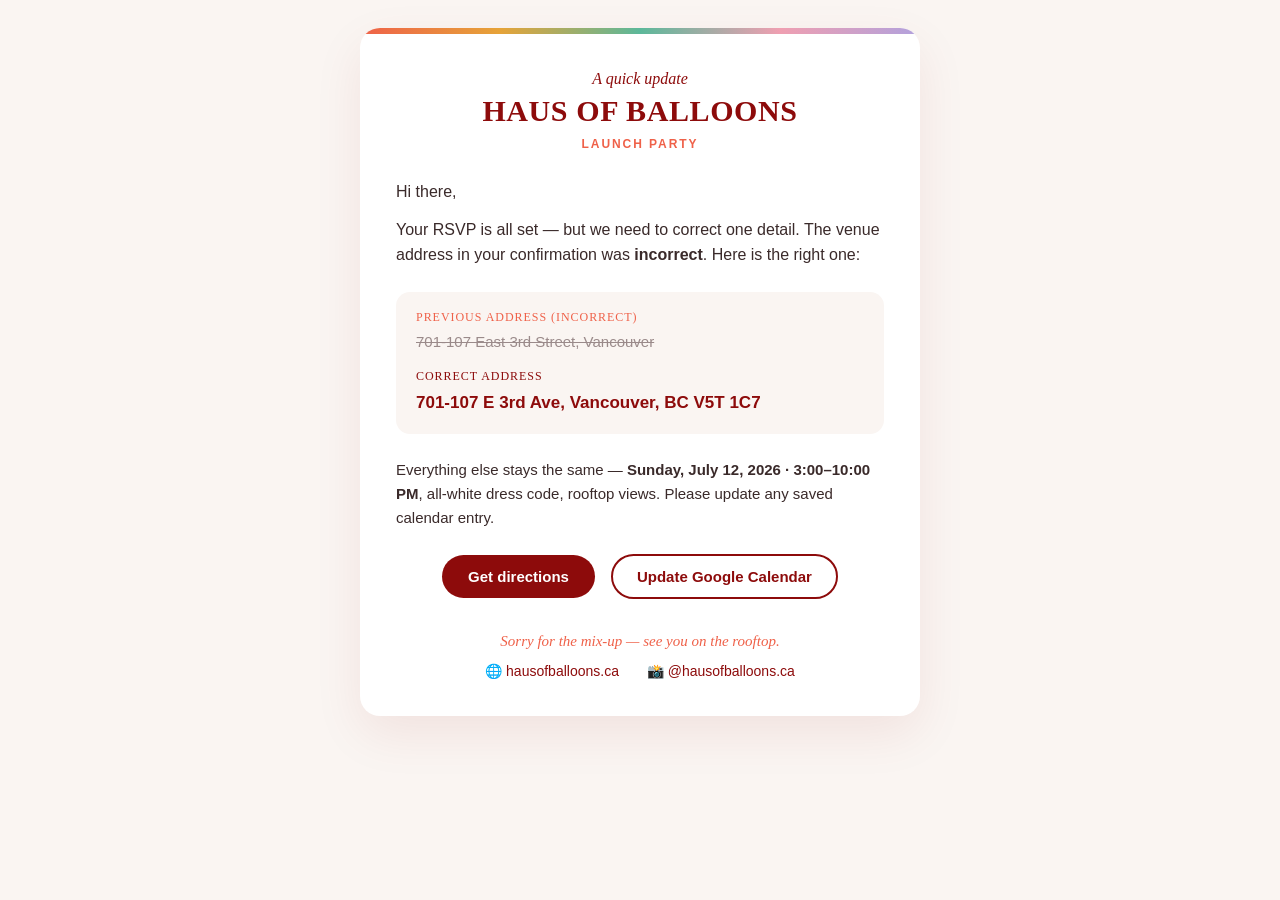
<file: address-update-email/index.html>
<!doctype html>
<html lang="en">
<head><meta charset="utf-8"><meta name="viewport" content="width=device-width,initial-scale=1"><title>Updated address — Haus of Balloons Launch Party</title></head>
<body style="margin:0;padding:0;background:#faf5f2;">
  <table role="presentation" width="100%" cellpadding="0" cellspacing="0" style="background:#faf5f2;padding:28px 12px;">
    <tr><td align="center">
      <table role="presentation" width="100%" cellpadding="0" cellspacing="0" style="max-width:560px;background:#ffffff;border-radius:20px;overflow:hidden;box-shadow:0 18px 50px rgba(141,11,11,.08);">
        <tr><td style="height:6px;background:linear-gradient(90deg,#ef6149,#e6a338,#5cb89a,#ef9fb1,#b1a1dd);"></td></tr>
        <tr><td style="padding:36px 36px 8px;text-align:center;">
          <p style="margin:0 0 6px;font-family:Georgia,'Times New Roman',serif;font-style:italic;color:#8d0b0b;font-size:16px;">A quick update</p>
          <h1 style="margin:0;font-family:Georgia,'Times New Roman',serif;color:#8d0b0b;font-size:30px;line-height:1.1;letter-spacing:.02em;">HAUS OF BALLOONS</h1>
          <p style="margin:10px 0 0;font-family:Helvetica,Arial,sans-serif;color:#ef6149;font-size:12px;font-weight:bold;letter-spacing:.16em;text-transform:uppercase;">Launch Party</p>
        </td></tr>
        <tr><td style="padding:20px 36px 4px;">
          <p style="margin:0 0 12px;font-family:Helvetica,Arial,sans-serif;color:#3a2a2a;font-size:16px;line-height:1.6;">Hi there,</p>
          <p style="margin:0 0 8px;font-family:Helvetica,Arial,sans-serif;color:#3a2a2a;font-size:16px;line-height:1.6;">Your RSVP is all set — but we need to correct one detail. The venue address in your confirmation was <strong>incorrect</strong>. Here is the right one:</p>
        </td></tr>
        <tr><td style="padding:12px 36px 8px;">
          <table role="presentation" width="100%" cellpadding="0" cellspacing="0" style="background:#faf5f2;border-radius:14px;">
            <tr><td style="padding:18px 20px;">
              <p style="margin:0 0 6px;font-family:Georgia,'Times New Roman',serif;color:#ef6149;font-size:12px;letter-spacing:.08em;text-transform:uppercase;">Previous address (incorrect)</p>
              <p style="margin:0 0 16px;font-family:Helvetica,Arial,sans-serif;color:#9a8a8a;font-size:15px;line-height:1.5;text-decoration:line-through;">701-107 East 3rd Street, Vancouver</p>
              <p style="margin:0 0 6px;font-family:Georgia,'Times New Roman',serif;color:#8d0b0b;font-size:12px;letter-spacing:.08em;text-transform:uppercase;">Correct address</p>
              <p style="margin:0;font-family:Helvetica,Arial,sans-serif;font-size:17px;line-height:1.5;font-weight:bold;">
                <a href="https://www.google.com/maps/search/?api=1&amp;query=107+E+3rd+Ave%2C+Vancouver%2C+BC+V5T+1C7" style="color:#8d0b0b;text-decoration:none;">701-107 E 3rd Ave, Vancouver, BC V5T 1C7</a>
              </p>
            </td></tr>
          </table>
        </td></tr>
        <tr><td style="padding:16px 36px 4px;">
          <p style="margin:0;font-family:Helvetica,Arial,sans-serif;color:#3a2a2a;font-size:15px;line-height:1.6;">Everything else stays the same — <strong>Sunday, July 12, 2026 · 3:00&ndash;10:00 PM</strong>, all-white dress code, rooftop views. Please update any saved calendar entry.</p>
        </td></tr>
        <tr><td style="padding:20px 36px 8px;text-align:center;">
          <a href="https://www.google.com/maps/search/?api=1&amp;query=107+E+3rd+Ave%2C+Vancouver%2C+BC+V5T+1C7" style="display:inline-block;margin:0 6px 10px;padding:13px 26px;background:#8d0b0b;color:#ffffff;font-family:Helvetica,Arial,sans-serif;font-size:15px;font-weight:bold;text-decoration:none;border-radius:999px;">Get directions</a>
          <a href="https://calendar.google.com/calendar/render?action=TEMPLATE&amp;text=Haus+of+Balloons+Launch+Party&amp;dates=20260712T220000Z/20260713T050000Z&amp;details=An+all-white+rooftop+party.+Music+by+DJ+DAFO%2C+drinks%2C+Vancouver+sunset+views%2C+catering+by+Velvet+Spoon.&amp;location=701-107+E+3rd+Ave%2C+Vancouver%2C+BC+V5T+1C7" style="display:inline-block;margin:0 6px 10px;padding:12px 24px;border:2px solid #8d0b0b;color:#8d0b0b;font-family:Helvetica,Arial,sans-serif;font-size:15px;font-weight:bold;text-decoration:none;border-radius:999px;">Update Google Calendar</a>
        </td></tr>
        <tr><td style="padding:16px 36px 6px;text-align:center;">
          <p style="margin:0;font-family:Georgia,'Times New Roman',serif;font-style:italic;color:#ef6149;font-size:15px;">Sorry for the mix-up — see you on the rooftop.</p>
        </td></tr>
        <tr><td style="padding:2px 36px 32px;text-align:center;">
          <p style="margin:0;font-family:Helvetica,Arial,sans-serif;font-size:14px;line-height:1.9;">
            <a href="https://hausofballoons.ca" style="color:#8d0b0b;text-decoration:none;margin:0 12px;">🌐&nbsp;hausofballoons.ca</a>
            <a href="https://instagram.com/hausofballoons.ca" style="color:#8d0b0b;text-decoration:none;margin:0 12px;">📸&nbsp;@hausofballoons.ca</a>
          </p>
        </td></tr>
      </table>
    </td></tr>
  </table>
</body>
</html>
</file>
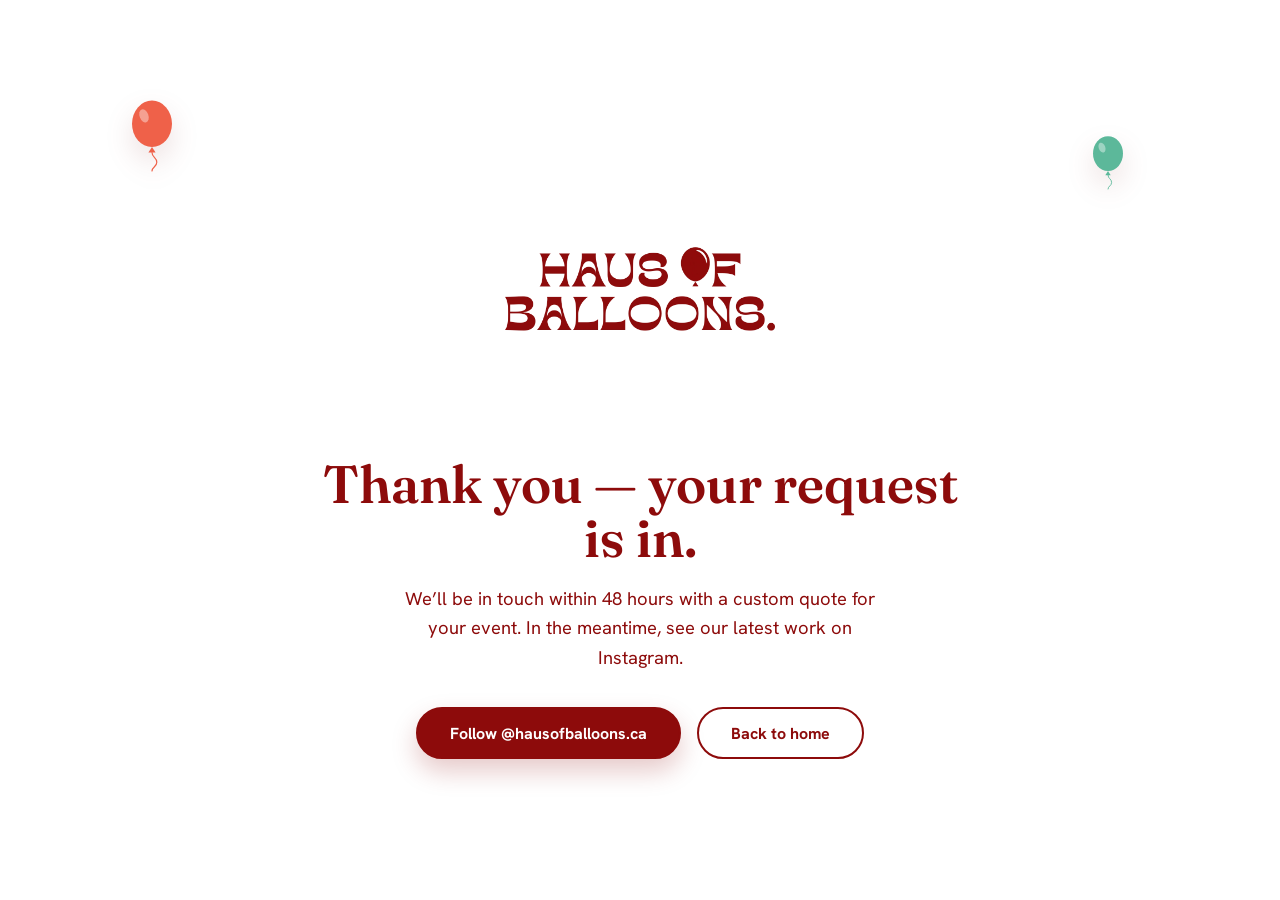
<file: thank-you/index.html>
<!doctype html>
<html lang="en">
  <head>
    <meta charset="utf-8">
    <meta name="viewport" content="width=device-width, initial-scale=1">
    <meta name="robots" content="noindex">
    <meta
      name="description"
      content="Thank you — your balloon decor quote request has been received by Haus of Balloons."
    >
    <title>Thank you &middot; Haus of Balloons</title>
    <meta name="theme-color" content="#8d0b0b">
    <link rel="icon" href="/favicon.svg" type="image/svg+xml">
    <link rel="icon" type="image/png" sizes="32x32" href="/favicon-32.png">
    <link rel="apple-touch-icon" href="/apple-touch-icon.png">
    <link rel="preconnect" href="https://fonts.googleapis.com">
    <link rel="preconnect" href="https://fonts.gstatic.com" crossorigin>
    <link href="https://fonts.googleapis.com/css2?family=Fraunces:ital,opsz,wght@0,9..144,400;0,9..144,600;0,9..144,800;1,9..144,400;1,9..144,600&amp;family=Hanken+Grotesk:wght@400;500;600;700&amp;display=swap" rel="stylesheet">
    <link rel="preload" href="/assets/logo_text.webp" as="image" type="image/webp">
    <link rel="stylesheet" href="/styles.css">
  </head>
  <body>
    <main class="thanks">
      <div class="deco" aria-hidden="true">
        <span class="blob" style="width:340px;height:340px;background:var(--pink);top:-60px;left:-90px;"></span>
        <span class="blob" style="width:300px;height:300px;background:var(--marigold);bottom:-40px;right:-90px;opacity:.3;"></span>
        <svg class="balloon balloon--float" style="--c:var(--coral);--bw:48px;top:11%;left:10%;--delay:.2s;" viewBox="0 0 60 92"><ellipse cx="30" cy="31" rx="25" ry="29" fill="var(--c)"/><path d="M30 60l-4.5 7h9z" fill="var(--c)"/><path d="M30 67c0 6 6 6 6 12s-6 6-6 11" fill="none" stroke="var(--c)" stroke-width="1.5" stroke-linecap="round"/><ellipse cx="20" cy="21" rx="5.5" ry="8.5" fill="#fff" opacity=".4" transform="rotate(-20 20 21)"/></svg>
        <svg class="balloon balloon--float" style="--c:var(--mint);--bw:36px;top:15%;right:12%;--delay:.7s;" viewBox="0 0 60 92"><ellipse cx="30" cy="31" rx="25" ry="29" fill="var(--c)"/><path d="M30 60l-4.5 7h9z" fill="var(--c)"/><path d="M30 67c0 6 6 6 6 12s-6 6-6 11" fill="none" stroke="var(--c)" stroke-width="1.5" stroke-linecap="round"/><ellipse cx="20" cy="21" rx="5.5" ry="8.5" fill="#fff" opacity=".4" transform="rotate(-20 20 21)"/></svg>
      </div>
      <div class="thanks__inner">
        <a href="/" aria-label="Haus of Balloons home">
          <img
            class="thanks__logo"
            src="/assets/logo_text.webp"
            alt="Haus of Balloons"
            width="1500"
            height="1500"
            decoding="async"
          >
        </a>
        <h1 class="thanks__title">Thank you &mdash; your request is in.</h1>
        <p class="thanks__text">
          We&rsquo;ll be in touch within 48 hours with a custom quote for your event.
          In the meantime, see our latest work on Instagram.
        </p>
        <div class="thanks__actions">
          <a
            class="btn btn--primary"
            href="https://instagram.com/hausofballoons.ca"
            target="_blank"
            rel="noopener"
          >Follow @hausofballoons.ca</a>
          <a class="btn btn--ghost" href="/">Back to home</a>
        </div>
      </div>
    </main>
  </body>
</html>
</file>
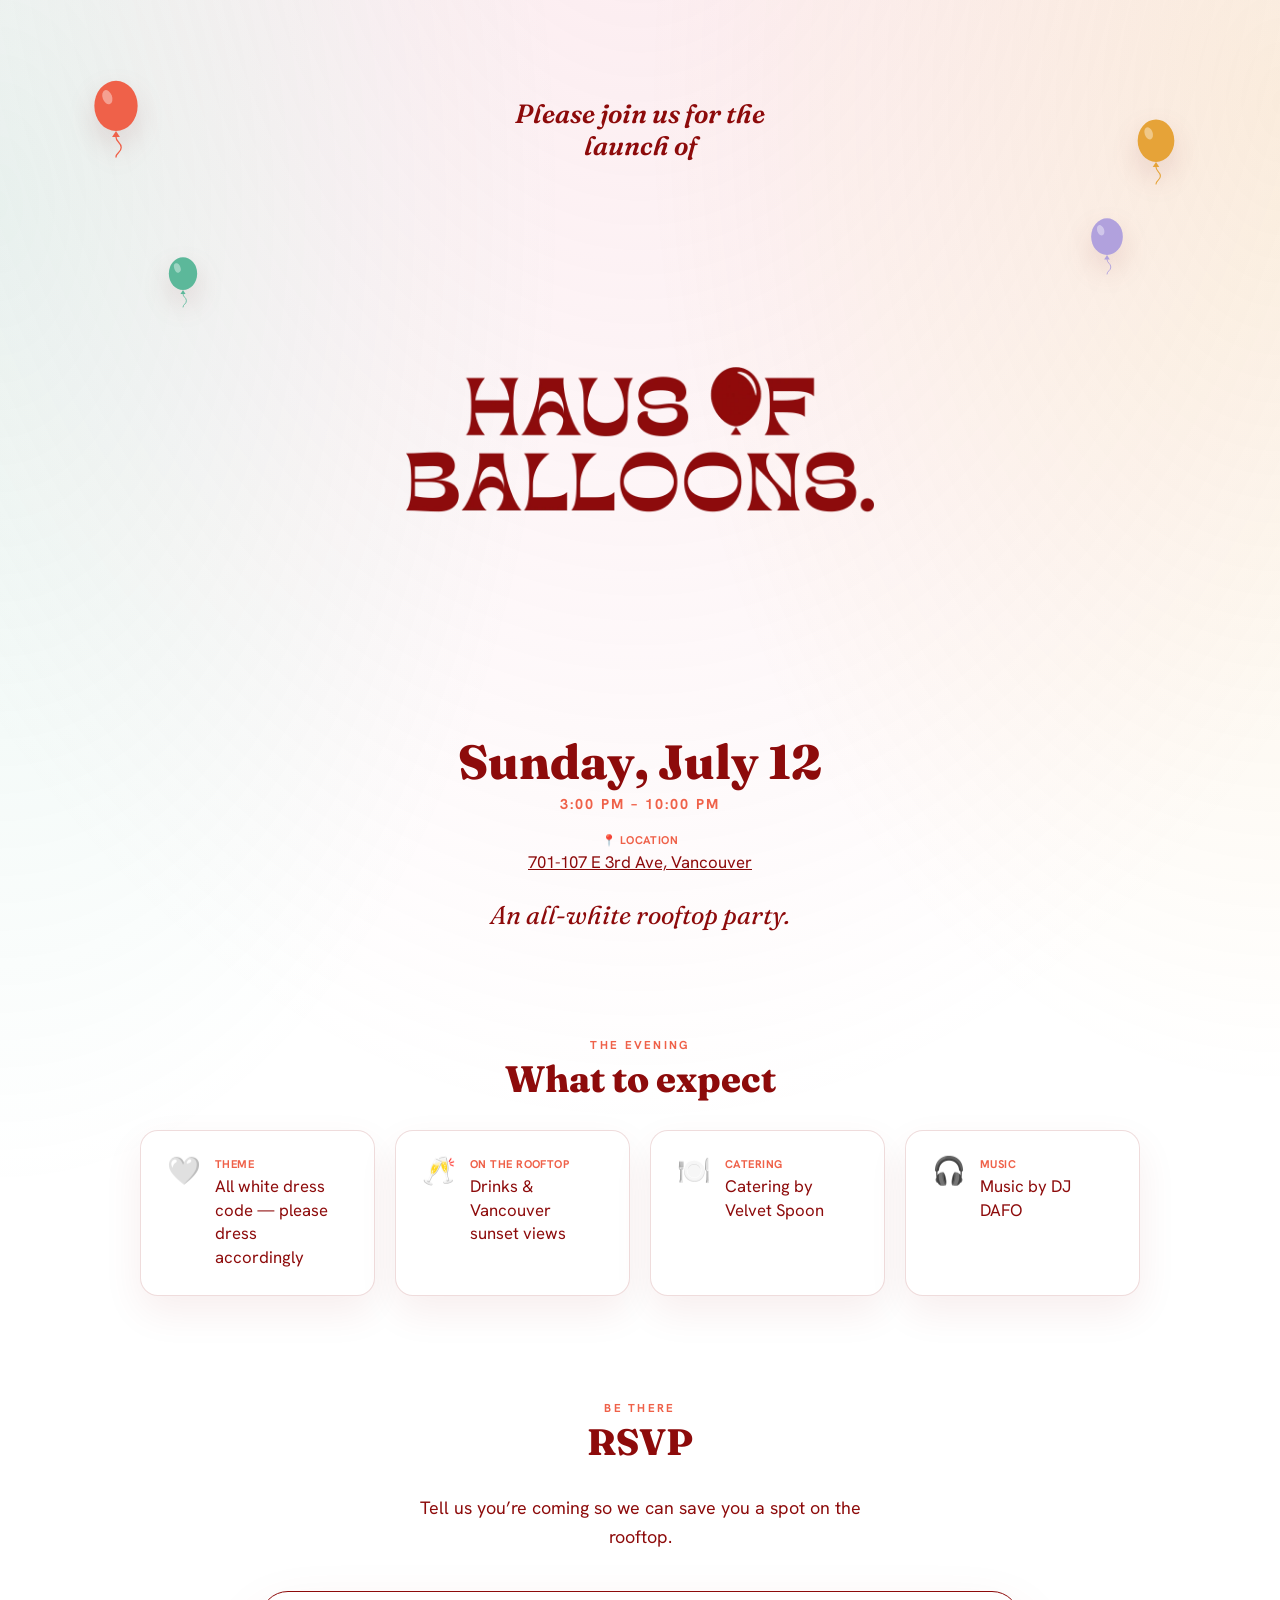
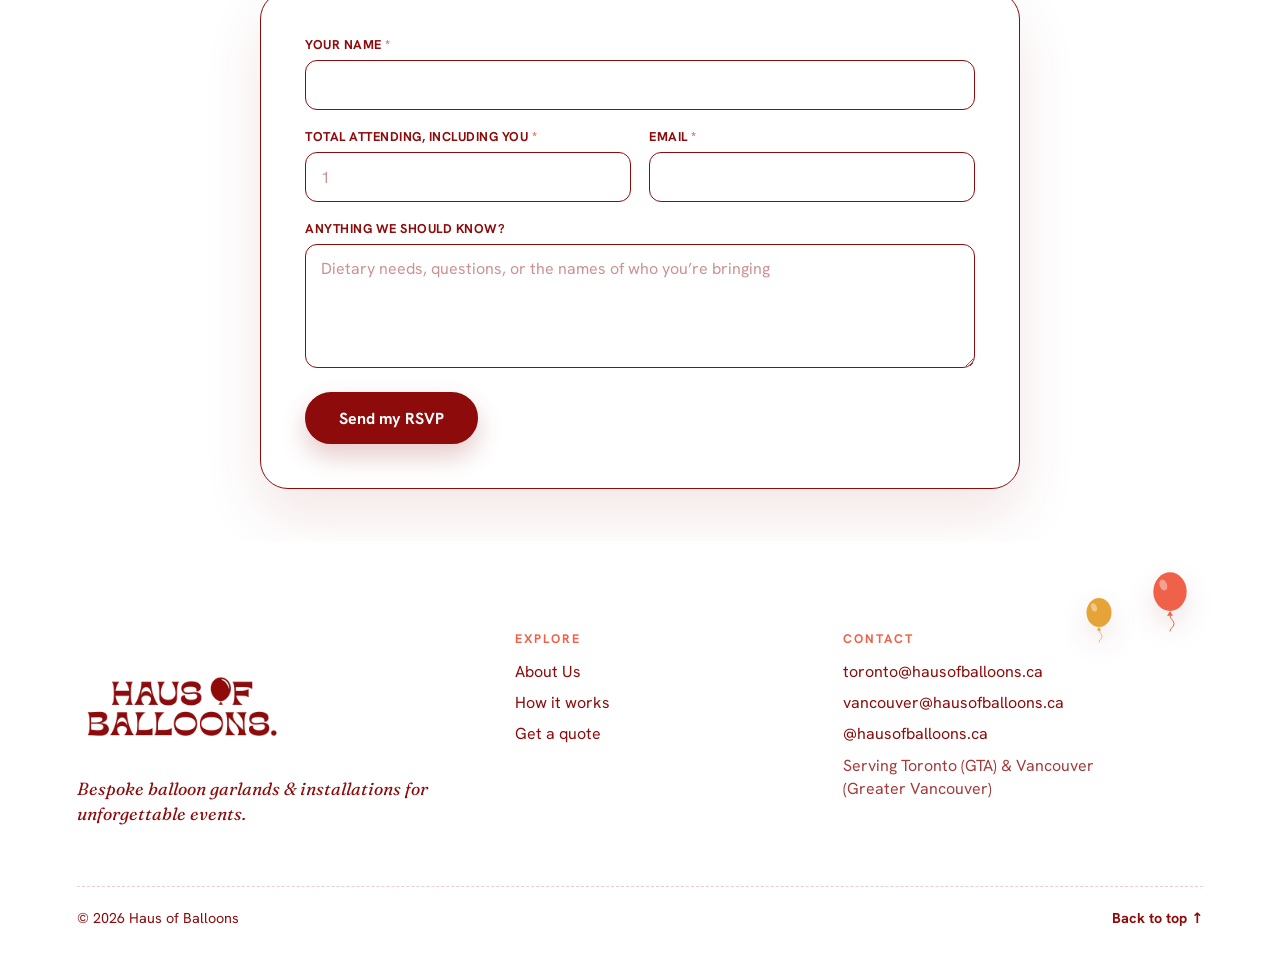
<file: events/launch-party/index.html>
<!doctype html>
<html lang="en">
  <head>
    <meta charset="utf-8">
    <meta name="viewport" content="width=device-width, initial-scale=1">
    <meta name="robots" content="noindex, nofollow">
    <meta name="description"
      content="You're invited to the Haus of Balloons launch party — an all-white rooftop party on Sunday, July 12, 2026 in Vancouver. RSVP inside.">
    <title>You&rsquo;re invited &middot; Haus of Balloons Launch Party</title>
    <meta name="theme-color" content="#ffffff">

    <meta property="og:type" content="website">
    <meta property="og:title" content="You're invited — Haus of Balloons Launch Party">
    <meta property="og:description"
      content="An all-white rooftop party · Sunday, July 12, 2026 · 3–10 PM · Vancouver. RSVP inside.">
    <meta property="og:image" content="https://hausofballoons.ca/assets/og-image.png">

    <link rel="icon" href="/favicon.svg" type="image/svg+xml">
    <link rel="icon" type="image/png" sizes="32x32" href="/favicon-32.png">
    <link rel="apple-touch-icon" href="/apple-touch-icon.png">

    <link rel="preconnect" href="https://fonts.googleapis.com">
    <link rel="preconnect" href="https://fonts.gstatic.com" crossorigin>
    <link
      href="https://fonts.googleapis.com/css2?family=Fraunces:ital,opsz,wght@0,9..144,400;0,9..144,600;0,9..144,800;1,9..144,400;1,9..144,600&amp;family=Hanken+Grotesk:wght@400;500;600;700&amp;display=swap"
      rel="stylesheet">
    <link rel="preload" href="/assets/logo_text.webp" as="image" type="image/webp">
    <link rel="stylesheet" href="/styles.css">
    <link rel="stylesheet" href="/events/event.css">
  </head>

  <body class="ev-page">
    <!-- Ambient falling confetti (decorative, hidden under reduced motion) -->
    <div class="confetti-fall" aria-hidden="true">
      <i></i><i></i><i></i><i></i><i></i><i></i><i></i><i></i>
      <i></i><i></i><i></i><i></i><i></i><i></i><i></i><i></i>
    </div>

    <main class="ev">
      <div class="ev__content">
        <!-- Hero ------------------------------------------------------ -->
        <section class="ev-hero" id="top" aria-labelledby="ev-title">
          <div class="deco" aria-hidden="true">
            <svg class="balloon balloon--float" style="--c:var(--coral);--bw:52px;top:8%;left:7%;--delay:.1s;"
              viewBox="0 0 60 92">
              <ellipse cx="30" cy="31" rx="25" ry="29" fill="var(--c)" />
              <path d="M30 60l-4.5 7h9z" fill="var(--c)" />
              <path d="M30 67c0 6 6 6 6 12s-6 6-6 11" fill="none" stroke="var(--c)" stroke-width="1.5"
                stroke-linecap="round" />
              <ellipse cx="20" cy="21" rx="5.5" ry="8.5" fill="#fff" opacity=".4" transform="rotate(-20 20 21)" />
            </svg>
            <svg class="balloon balloon--float" style="--c:var(--marigold);--bw:44px;top:12%;right:8%;--delay:.6s;"
              viewBox="0 0 60 92">
              <ellipse cx="30" cy="31" rx="25" ry="29" fill="var(--c)" />
              <path d="M30 60l-4.5 7h9z" fill="var(--c)" />
              <path d="M30 67c0 6 6 6 6 12s-6 6-6 11" fill="none" stroke="var(--c)" stroke-width="1.5"
                stroke-linecap="round" />
              <ellipse cx="20" cy="21" rx="5.5" ry="8.5" fill="#fff" opacity=".4" transform="rotate(-20 20 21)" />
            </svg>
            <svg class="balloon balloon--float" style="--c:var(--mint);--bw:34px;top:26%;left:13%;--delay:.35s;"
              viewBox="0 0 60 92">
              <ellipse cx="30" cy="31" rx="25" ry="29" fill="var(--c)" />
              <path d="M30 60l-4.5 7h9z" fill="var(--c)" />
              <path d="M30 67c0 6 6 6 6 12s-6 6-6 11" fill="none" stroke="var(--c)" stroke-width="1.5"
                stroke-linecap="round" />
              <ellipse cx="20" cy="21" rx="5.5" ry="8.5" fill="#fff" opacity=".4" transform="rotate(-20 20 21)" />
            </svg>
            <svg class="balloon balloon--float" style="--c:var(--lilac);--bw:38px;top:22%;right:12%;--delay:.85s;"
              viewBox="0 0 60 92">
              <ellipse cx="30" cy="31" rx="25" ry="29" fill="var(--c)" />
              <path d="M30 60l-4.5 7h9z" fill="var(--c)" />
              <path d="M30 67c0 6 6 6 6 12s-6 6-6 11" fill="none" stroke="var(--c)" stroke-width="1.5"
                stroke-linecap="round" />
              <ellipse cx="20" cy="21" rx="5.5" ry="8.5" fill="#fff" opacity=".4" transform="rotate(-20 20 21)" />
            </svg>
          </div>

          <h1 id="ev-title" class="sr-only">You&rsquo;re invited to the Haus of Balloons launch party</h1>
          <p class="ev-hero__lead">Please join us for the launch of</p>
          <img class="ev-logo" src="/assets/logo_text.webp" alt="Haus of Balloons" width="1500" height="1500"
            decoding="async">
          <p class="ev-when">Sunday, July 12<small>3:00 PM &ndash; 10:00 PM</small></p>
          
          <div>
            <br>
            <p class="ev-card__label">📍 Location</p>
            <p class="ev-card__text">
              <a href="https://www.google.com/maps/search/?api=1&amp;query=107+E+3rd+Ave%2C+Vancouver%2C+BC+V5T+1C7"
                target="_blank" rel="noopener">701-107 E 3rd Ave, Vancouver</a>
            </p>
          </div>
          <p class="ev-tagline">An all-white rooftop party.</p>
        </section>


        <!-- Details --------------------------------------------------- -->
        <section class="ev-section" aria-labelledby="ev-details-title">
          <p class="ev-eyebrow">The evening</p>
          <h2 id="ev-details-title" class="ev-h2">What to expect</h2>
          <div class="ev-details">
            <div class="ev-card">
              <span class="ev-card__icon" aria-hidden="true">🤍</span>
              <div>
                <p class="ev-card__label">Theme</p>
                <p class="ev-card__text">All white dress code &mdash; please dress accordingly</p>
              </div>
            </div>
            <div class="ev-card">
              <span class="ev-card__icon" aria-hidden="true">🥂</span>
              <div>
                <p class="ev-card__label">On the rooftop</p>
                <p class="ev-card__text">Drinks &amp; Vancouver sunset views</p>
              </div>
            </div>
            <div class="ev-card">
              <span class="ev-card__icon" aria-hidden="true">🍽️</span>
              <div>
                <p class="ev-card__label">Catering</p>
                <p class="ev-card__text">Catering by Velvet Spoon</p>
              </div>
            </div>
            <div class="ev-card">
              <span class="ev-card__icon" aria-hidden="true">🎧</span>
              <div>
                <p class="ev-card__label">Music</p>
                <p class="ev-card__text">Music by DJ DAFO</p>
              </div>
            </div>
            <!-- <div class="ev-card">
              <span class="ev-card__icon" aria-hidden="true">📍</span>
              <div>
                <p class="ev-card__label">Location</p>
                <p class="ev-card__text">
                  <a href="https://www.google.com/maps/search/?api=1&amp;query=107+E+3rd+Ave%2C+Vancouver%2C+BC+V5T+1C7"
                    target="_blank" rel="noopener">701-107 E 3rd Ave, Vancouver</a>
                </p>
              </div>
            </div> -->
          </div>
        </section>

        <!-- RSVP ------------------------------------------------------ -->
        <section class="ev-section ev-rsvp" id="rsvp" aria-labelledby="ev-rsvp-title">
          <p class="ev-eyebrow">Be there</p>
          <h2 id="ev-rsvp-title" class="ev-h2">RSVP</h2>
          <p class="ev-rsvp__intro">
            Tell us you&rsquo;re coming so we can save you a spot on the rooftop.
          </p>

          <form class="quote-form ev-form" name="launch-party-rsvp" method="POST" data-netlify="true"
            netlify-honeypot="bot-field" action="/events/launch-party/thank-you/">
            <input type="hidden" name="form-name" value="launch-party-rsvp">
            <p hidden>
              <label>Don&rsquo;t fill this out if you&rsquo;re human: <input name="bot-field"></label>
            </p>

            <div class="quote-form__field quote-form__field--full">
              <label for="name">Your name <span class="req" aria-hidden="true">*</span></label>
              <input id="name" name="name" type="text" autocomplete="name" required aria-required="true">
            </div>

            <div class="quote-form__field">
              <label for="total-attending">Total attending, including you
                <span class="req" aria-hidden="true">*</span></label>
              <input id="total-attending" name="total-attending" type="number" min="1" step="1" inputmode="numeric"
                placeholder="1" required aria-required="true">
            </div>

            <div class="quote-form__field">
              <label for="email">Email <span class="req" aria-hidden="true">*</span></label>
              <input id="email" name="email" type="email" autocomplete="email" required aria-required="true">
            </div>

            <div class="quote-form__field quote-form__field--full">
              <label for="note">Anything we should know?</label>
              <textarea id="note" name="note" rows="3"
                placeholder="Dietary needs, questions, or the names of who you&rsquo;re bringing"></textarea>
            </div>

            <div class="quote-form__actions quote-form__field--full">
              <button class="btn btn--primary" type="submit">Send my RSVP</button>
            </div>
          </form>
        </section>

        <!-- Site footer (shared with the homepage) -------------------- -->
        <footer class="site-footer" aria-labelledby="footer-title">
          <h2 id="footer-title" class="sr-only">Site footer</h2>
          <div class="deco" aria-hidden="true">
            <svg class="balloon balloon--float" style="--c:var(--coral);--bw:40px;top:30px;right:7%;--delay:.2s;"
              viewBox="0 0 60 92">
              <ellipse cx="30" cy="31" rx="25" ry="29" fill="var(--c)" />
              <path d="M30 60l-4.5 7h9z" fill="var(--c)" />
              <path d="M30 67c0 6 6 6 6 12s-6 6-6 11" fill="none" stroke="var(--c)" stroke-width="1.5"
                stroke-linecap="round" />
              <ellipse cx="20" cy="21" rx="5.5" ry="8.5" fill="#fff" opacity=".4" transform="rotate(-20 20 21)" />
            </svg>
            <svg class="balloon balloon--float" style="--c:var(--marigold);--bw:30px;top:56px;right:13%;--delay:.8s;"
              viewBox="0 0 60 92">
              <ellipse cx="30" cy="31" rx="25" ry="29" fill="var(--c)" />
              <path d="M30 60l-4.5 7h9z" fill="var(--c)" />
              <path d="M30 67c0 6 6 6 6 12s-6 6-6 11" fill="none" stroke="var(--c)" stroke-width="1.5"
                stroke-linecap="round" />
              <ellipse cx="20" cy="21" rx="5.5" ry="8.5" fill="#fff" opacity=".4" transform="rotate(-20 20 21)" />
            </svg>
          </div>
          <div class="section-shell site-footer__inner">
            <div class="site-footer__brand">
              <img class="site-footer__logo" src="/assets/logo_text.webp" alt="Haus of Balloons" width="1500"
                height="1500" loading="lazy" decoding="async">
              <p class="site-footer__tagline">
                Bespoke balloon garlands &amp; installations for unforgettable events.
              </p>
            </div>

            <nav class="site-footer__col" aria-label="Footer">
              <h3>Explore</h3>
              <ul>
                <li><a href="/#about">About Us</a></li>
                <li><a href="/#how-it-works">How it works</a></li>
                <li><a href="/#get-in-touch">Get a quote</a></li>
              </ul>
            </nav>

            <div class="site-footer__col">
              <h3>Contact</h3>
              <ul>
                <li><a href="mailto:toronto@hausofballoons.ca">toronto@hausofballoons.ca</a></li>
                <li><a href="mailto:vancouver@hausofballoons.ca">vancouver@hausofballoons.ca</a></li>
                <li><a href="https://instagram.com/hausofballoons.ca" target="_blank" rel="noopener">@hausofballoons.ca</a>
                </li>
                <li class="site-footer__area">Serving Toronto (GTA) &amp; Vancouver (Greater Vancouver)</li>
              </ul>
            </div>
          </div>

          <div class="section-shell site-footer__bar">
            <p>&copy; 2026 Haus of Balloons</p>
            <a class="site-footer__top" href="#top">Back to top &uarr;</a>
          </div>
        </footer>
      </div>
    </main>
  </body>
</html>
</file>
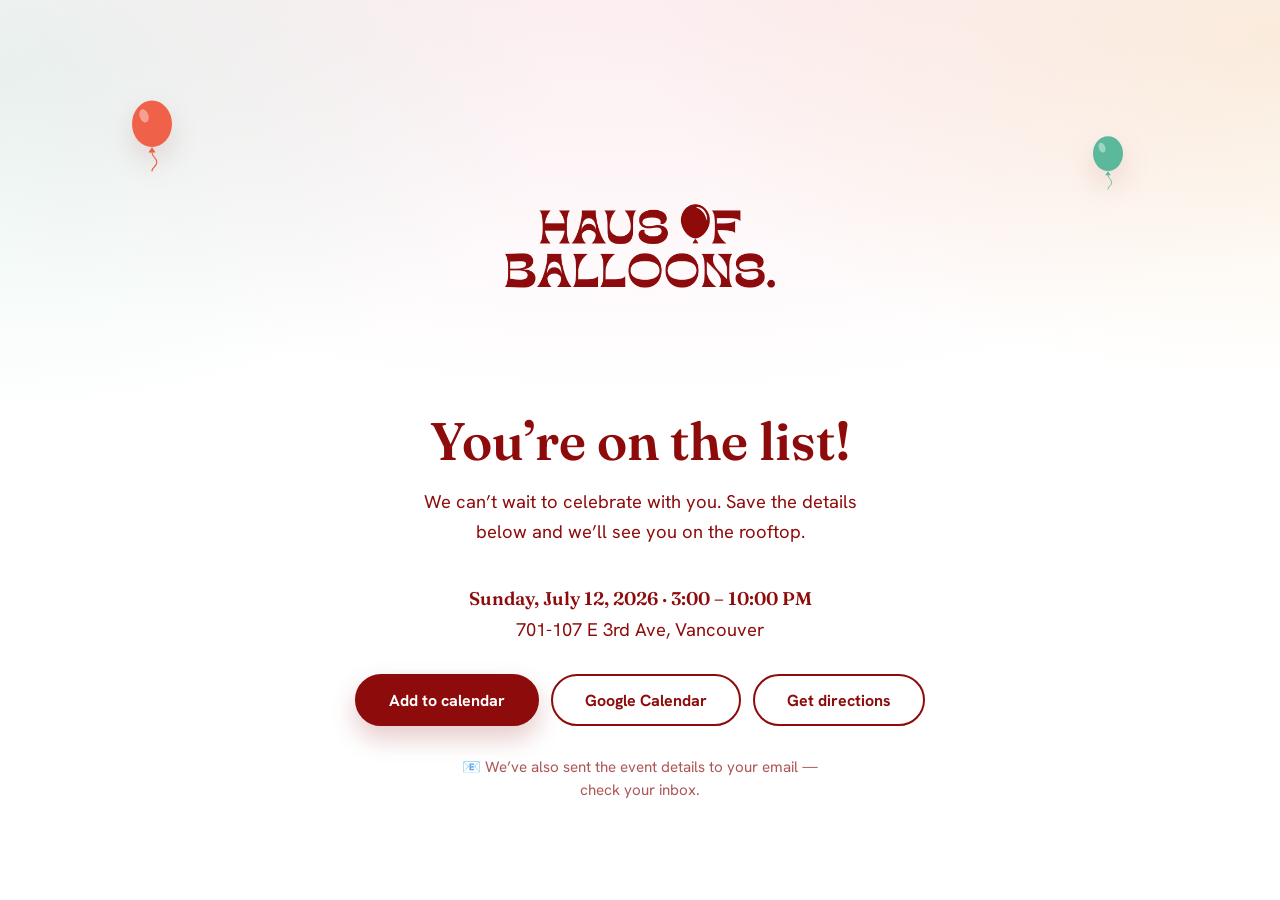
<file: events/launch-party/thank-you/index.html>
<!doctype html>
<html lang="en">
  <head>
    <meta charset="utf-8">
    <meta name="viewport" content="width=device-width, initial-scale=1">
    <meta name="robots" content="noindex, nofollow">
    <meta name="description"
      content="Your RSVP to the Haus of Balloons launch party is confirmed. Add it to your calendar.">
    <title>You&rsquo;re on the list &middot; Haus of Balloons Launch Party</title>
    <meta name="theme-color" content="#ffffff">

    <link rel="icon" href="/favicon.svg" type="image/svg+xml">
    <link rel="icon" type="image/png" sizes="32x32" href="/favicon-32.png">
    <link rel="apple-touch-icon" href="/apple-touch-icon.png">

    <link rel="preconnect" href="https://fonts.googleapis.com">
    <link rel="preconnect" href="https://fonts.gstatic.com" crossorigin>
    <link
      href="https://fonts.googleapis.com/css2?family=Fraunces:ital,opsz,wght@0,9..144,400;0,9..144,600;0,9..144,800;1,9..144,400;1,9..144,600&amp;family=Hanken+Grotesk:wght@400;500;600;700&amp;display=swap"
      rel="stylesheet">
    <link rel="preload" href="/assets/logo_text.webp" as="image" type="image/webp">
    <link rel="stylesheet" href="/styles.css">
    <link rel="stylesheet" href="/events/event.css">
  </head>

  <body class="ev-page">
    <div class="confetti-fall" aria-hidden="true">
      <i></i><i></i><i></i><i></i><i></i><i></i><i></i><i></i>
      <i></i><i></i><i></i><i></i><i></i><i></i><i></i><i></i>
    </div>

    <main class="thanks ev">
      <div class="deco" aria-hidden="true">
        <svg class="balloon balloon--float" style="--c:var(--coral);--bw:48px;top:11%;left:10%;--delay:.2s;"
          viewBox="0 0 60 92">
          <ellipse cx="30" cy="31" rx="25" ry="29" fill="var(--c)" />
          <path d="M30 60l-4.5 7h9z" fill="var(--c)" />
          <path d="M30 67c0 6 6 6 6 12s-6 6-6 11" fill="none" stroke="var(--c)" stroke-width="1.5"
            stroke-linecap="round" />
          <ellipse cx="20" cy="21" rx="5.5" ry="8.5" fill="#fff" opacity=".4" transform="rotate(-20 20 21)" />
        </svg>
        <svg class="balloon balloon--float" style="--c:var(--mint);--bw:36px;top:15%;right:12%;--delay:.7s;"
          viewBox="0 0 60 92">
          <ellipse cx="30" cy="31" rx="25" ry="29" fill="var(--c)" />
          <path d="M30 60l-4.5 7h9z" fill="var(--c)" />
          <path d="M30 67c0 6 6 6 6 12s-6 6-6 11" fill="none" stroke="var(--c)" stroke-width="1.5"
            stroke-linecap="round" />
          <ellipse cx="20" cy="21" rx="5.5" ry="8.5" fill="#fff" opacity=".4" transform="rotate(-20 20 21)" />
        </svg>
      </div>

      <div class="thanks__inner">
        <a href="/" aria-label="Haus of Balloons home">
          <img class="thanks__logo" src="/assets/logo_text.webp" alt="Haus of Balloons" width="1500" height="1500"
            decoding="async">
        </a>
        <h1 class="thanks__title">You&rsquo;re on the list!</h1>
        <p class="thanks__text">
          We can&rsquo;t wait to celebrate with you. Save the details below and
          we&rsquo;ll see you on the rooftop.
        </p>

        <div class="ev-recap">
          <strong>Sunday, July 12, 2026 &middot; 3:00 &ndash; 10:00 PM</strong>
          <span>701-107 E 3rd Ave, Vancouver</span>
        </div>

        <div class="ev-cal">
          <a class="btn btn--primary" href="/events/launch-party/launch-party.ics" download>Add to calendar</a>
          <a class="btn btn--ghost"
            href="https://calendar.google.com/calendar/render?action=TEMPLATE&amp;text=Haus+of+Balloons+Launch+Party&amp;dates=20260712T220000Z/20260713T050000Z&amp;details=An+all-white+rooftop+party.+Music+by+DJ+DAFO%2C+drinks%2C+Vancouver+sunset+views%2C+catering+by+Velvet+Spoon.&amp;location=701-107+E+3rd+Ave%2C+Vancouver%2C+BC+V5T+1C7"
            target="_blank" rel="noopener">Google Calendar</a>
          <a class="btn btn--ghost"
            href="https://www.google.com/maps/search/?api=1&amp;query=107+E+3rd+Ave%2C+Vancouver%2C+BC+V5T+1C7"
            target="_blank" rel="noopener">Get directions</a>
        </div>

        <p class="ev-note">📧 We&rsquo;ve also sent the event details to your email &mdash; check your inbox.</p>
      </div>
    </main>
  </body>
</html>
</file>
<file: styles.css>
/* Fonts (Fraunces display + Hanken Grotesk body) are loaded via <link> in the HTML. */

:root {
  /* Brand + surfaces */
  --burgundy: #8d0b0b;
  --burgundy-deep: #6d0808;
  --cream: #ffffff;
  --blush: #ffffff;
  --white: #ffffff;

  /* Confetti accents */
  --coral: #ef6149;
  --marigold: #e6a338;
  --pink: #ef9fb1;
  --mint: #5cb89a;
  --lilac: #b1a1dd;

  --text: #8d0b0b;
  --shell: min(88vw, 1240px);
  --radius: 18px;
  --ease-out: cubic-bezier(0.16, 1, 0.3, 1);

  --font-display: "Fraunces", Georgia, "Times New Roman", serif;
  --font-body: "Hanken Grotesk", "Avenir Next", Avenir, system-ui, sans-serif;
}

* {
  box-sizing: border-box;
}

html {
  scroll-behavior: smooth;
  background: var(--cream);
  overflow-x: clip;
}

body {
  min-width: 320px;
  margin: 0;
  color: var(--text);
  background: var(--cream);
  font-family: var(--font-body);
  font-size: 1rem;
  letter-spacing: 0;
  overflow-x: clip;
  -webkit-font-smoothing: antialiased;
}

body::selection,
::selection {
  color: var(--cream);
  background: var(--coral);
}

img,
video {
  display: block;
  max-width: 100%;
}

a {
  color: inherit;
}

.sr-only {
  position: absolute;
  width: 1px;
  height: 1px;
  padding: 0;
  margin: -1px;
  overflow: hidden;
  clip: rect(0, 0, 0, 0);
  white-space: nowrap;
  border: 0;
}

.hidden {
  display: none;
}

/* ------------------------------------------------------------------ */
/* Decorations: balloons, confetti, soft blobs                        */
/* ------------------------------------------------------------------ */
.deco {
  position: absolute;
  inset: 0;
  z-index: 0;
  overflow: hidden;
  pointer-events: none;
}

.balloon {
  position: absolute;
  width: var(--bw, 64px);
  height: auto;
  filter: drop-shadow(0 12px 14px rgba(109, 8, 8, 0.12));
}

.balloon--float {
  animation: float 7s var(--ease-out) infinite alternate;
  animation-delay: var(--delay, 0s);
}

@keyframes float {
  from {
    transform: translateY(0) rotate(var(--rot, 0deg));
  }
  to {
    transform: translateY(-16px) rotate(calc(var(--rot, 0deg) + 2deg));
  }
}

/* scattered confetti dots via box-shadow */
.confetti {
  position: absolute;
  width: 7px;
  height: 7px;
  border-radius: 50%;
  background: var(--coral);
  box-shadow:
    34px 12px 0 -1px var(--marigold),
    72px -8px 0 0 var(--mint),
    104px 26px 0 -2px var(--pink),
    150px 4px 0 -1px var(--lilac),
    -28px 30px 0 -1px var(--marigold),
    22px 54px 0 -2px var(--coral),
    96px 64px 0 -1px var(--marigold),
    134px 48px 0 -2px var(--mint);
}

.blob {
  position: absolute;
  display: none;
  border-radius: 50%;
  filter: blur(60px);
  opacity: 0.5;
  pointer-events: none;
}

/* ------------------------------------------------------------------ */
/* Hero                                                               */
/* ------------------------------------------------------------------ */
.hero {
  position: relative;
  min-height: 90svh;
  padding: clamp(20px, 4vh, 52px) 0 170px;
  background: transparent;
}

.hero__inner {
  position: relative;
  z-index: 20;
  width: var(--shell);
  min-height: calc(90svh - 170px);
  margin: 0 auto;
  display: flex;
  flex-direction: column;
  align-items: center;
  justify-content: center;
  text-align: center;
  gap: clamp(14px, 2.4vh, 30px);
}

.hero__logo {
  width: clamp(260px, 37vw, 540px);
  height: auto;
  /* the wordmark sits in the middle of a square image; pull neighbours into the
     transparent margins so the hero reads as one tight composition */
  margin-top: clamp(-70px, -6vw, -28px);
  margin-bottom: clamp(-150px, -10vw, -68px);
}

.hero__tagline {
  max-width: 24ch;
  margin: 0;
  font-family: var(--font-display);
  font-optical-sizing: auto;
  font-weight: 400;
  font-size: clamp(1.15rem, 2.4vw, 1.9rem);
  line-height: 1.25;
}

.hero__tagline em {
  font-style: italic;
  color: var(--coral);
}

.site-nav {
  display: flex;
  flex-wrap: wrap;
  justify-content: center;
  gap: clamp(10px, 1.4vw, 18px);
  margin-top: clamp(6px, 1.4vh, 18px);
}

.site-nav a {
  display: inline-flex;
  align-items: center;
  min-height: 44px;
  padding: 0 clamp(18px, 1.8vw, 26px);
  text-decoration: none;
  font-weight: 600;
  font-size: clamp(1rem, 1.15vw, 1.12rem);
  line-height: 1;
  color: var(--burgundy);
  background: var(--white);
  border: 1.5px solid var(--burgundy);
  border-radius: 999px;
  box-shadow: 0 6px 16px rgba(141, 11, 11, 0.06);
  transition:
    transform 200ms var(--ease-out),
    background-color 200ms var(--ease-out),
    color 200ms var(--ease-out),
    box-shadow 200ms var(--ease-out);
}

.site-nav a:hover,
.site-nav a:focus-visible {
  transform: translateY(-3px);
  color: var(--white);
  background: var(--coral);
  border-color: var(--coral);
  box-shadow: 0 12px 22px rgba(239, 97, 73, 0.3);
}

.site-nav a:focus-visible {
  outline: 2px solid var(--burgundy);
  outline-offset: 3px;
}

.hero__scroll-cue {
  position: absolute;
  left: 50%;
  bottom: 92px;
  z-index: 21;
  transform: translateX(-50%);
  font-family: var(--font-body);
  font-size: 0.72rem;
  font-weight: 700;
  letter-spacing: 0.22em;
  text-transform: uppercase;
  color: var(--burgundy);
  opacity: 0.55;
}

.scroll-circle {
  position: absolute;
  top: 100%;
  left: 50%;
  z-index: 10;
  width: 520px;
  height: 520px;
  border-radius: 50%;
  pointer-events: none;
  background: radial-gradient(circle at 38% 30%, #ab1414, var(--burgundy) 58%, var(--burgundy-deep));
  transform: translate(-50%, -50%) scale(var(--circle-scale, 0.18));
  transform-origin: center;
  will-change: transform;
}

/* Hero entrance (only when JS is present; reduced-motion safe) */
.js .hero__logo,
.js .hero__tagline,
.js .site-nav,
.js .hero__scroll-cue {
  animation: rise 0.9s var(--ease-out) both;
}

.js .hero__logo {
  animation-delay: 0.05s;
}
.js .hero__tagline {
  animation-delay: 0.22s;
}
.js .site-nav {
  animation-delay: 0.36s;
}
.js .hero__scroll-cue {
  animation-delay: 0.6s;
}

@keyframes rise {
  from {
    opacity: 0;
    transform: translateY(22px);
  }
  to {
    opacity: 1;
    transform: translateY(0);
  }
}

/* ------------------------------------------------------------------ */
/* Instagram band                                                     */
/* ------------------------------------------------------------------ */
.instagram {
  position: relative;
  z-index: 40;
  min-height: 100svh;
  padding: clamp(56px, 8vw, 104px) 0;
  color: var(--cream);
  background: var(--burgundy);
}

.motion-ready .instagram {
  background: transparent;
}

.section-shell {
  position: relative;
  z-index: 1;
  width: var(--shell);
  margin: 0 auto;
}

/* ------------------------------------------------------------------ */
/* Section headings + eyebrows                                        */
/* ------------------------------------------------------------------ */
.instagram h2,
.blank-section h2 {
  margin: 0;
  text-align: center;
  font-family: var(--font-display);
  font-optical-sizing: auto;
  font-size: clamp(2.4rem, 5.75vw, 5.2rem);
  line-height: 0.98;
  font-weight: 800;
  letter-spacing: -0.01em;
}

.instagram h2 {
  margin-bottom: clamp(28px, 5vw, 56px);
}

.section-eyebrow {
  display: flex;
  align-items: center;
  justify-content: center;
  gap: 10px;
  margin: 0 0 14px;
  font-family: var(--font-body);
  font-size: 0.78rem;
  font-weight: 700;
  letter-spacing: 0.22em;
  text-transform: uppercase;
  color: var(--coral);
}

.section-eyebrow::before,
.section-eyebrow::after {
  content: "";
  width: 26px;
  height: 2px;
  border-radius: 2px;
  background: currentColor;
  opacity: 0.5;
}

.instagram .section-eyebrow {
  color: var(--pink);
}

/* ------------------------------------------------------------------ */
/* Instagram reels                                                    */
/* ------------------------------------------------------------------ */
.instagram-carousel {
  display: grid;
  grid-template-columns: 1fr 1fr;
  align-items: center;
  gap: clamp(16px, 2.4vw, 24px);
  background: transparent;
}

.instagram-track {
  grid-column: 1 / -1;
  grid-row: 1;
  display: grid;
  grid-auto-flow: column;
  grid-auto-columns: calc((100% - 48px) / 3);
  gap: 24px;
  min-width: 0;
  padding: 4px 0 16px;
  overflow-x: auto;
  overscroll-behavior-x: contain;
  scroll-behavior: smooth;
  scroll-snap-type: x mandatory;
  scrollbar-width: none;
  -webkit-overflow-scrolling: touch;
}

.instagram-track::-webkit-scrollbar {
  display: none;
}

.instagram-slide {
  display: flex;
  justify-content: center;
  min-width: 0;
  scroll-snap-align: start;
}

.instagram-slide .instagram-media {
  width: 100% !important;
  min-width: min(326px, 100%) !important;
  max-width: min(540px, 100%) !important;
  margin: 0 auto !important;
  background: var(--white) !important;
  border: 1px solid var(--burgundy) !important;
  border-radius: var(--radius) !important;
  box-shadow: 0 16px 36px rgba(20, 0, 0, 0.16) !important;
  overflow: hidden;
}

.instagram-slide iframe {
  width: 100% !important;
  min-width: min(326px, 100%) !important;
  max-width: min(540px, 100%) !important;
  margin-right: auto !important;
  margin-left: auto !important;
}

.instagram-arrow--prev {
  grid-column: 1;
  grid-row: 2;
  justify-self: end;
}

.instagram-arrow--next {
  grid-column: 2;
  grid-row: 2;
  justify-self: start;
}

.instagram-carousel.is-all-visible .instagram-arrow {
  display: none;
}

.instagram__cta {
  margin: clamp(28px, 5vw, 48px) 0 0;
  text-align: center;
}

/* ------------------------------------------------------------------ */
/* Generic blank sections                                             */
/* ------------------------------------------------------------------ */
.blank-section {
  position: relative;
  z-index: 40;
  min-height: 60vh;
  padding: clamp(72px, 11vw, 140px) 0;
  color: var(--burgundy);
  background: var(--cream);
  scroll-margin-top: 24px;
}

#how-it-works {
  background: var(--blush);
}

/* ------------------------------------------------------------------ */
/* Gallery                                                            */
/* ------------------------------------------------------------------ */
.gallery-carousel {
  display: grid;
  grid-template-columns: 1fr 1fr;
  align-items: center;
  gap: clamp(16px, 2.4vw, 24px);
  margin-top: clamp(34px, 6vw, 64px);
  background: var(--white);
}

.gallery-track {
  grid-column: 1 / -1;
  grid-row: 1;
  display: grid;
  grid-auto-flow: column;
  grid-auto-columns: calc((100% - 60px) / 4);
  gap: 20px;
  min-width: 0;
  padding: 4px 0 16px;
  background: var(--white);
  overflow-x: auto;
  overscroll-behavior-x: contain;
  scroll-behavior: smooth;
  scroll-snap-type: x mandatory;
  scrollbar-width: none;
  -webkit-overflow-scrolling: touch;
}

.gallery-track::-webkit-scrollbar {
  display: none;
}

.gallery-card {
  display: grid;
  grid-template-rows: 1fr auto;
  min-width: 0;
  margin: 0;
  background: var(--white);
  border: 1px solid var(--burgundy);
  border-radius: var(--radius);
  box-shadow: 0 16px 36px rgba(141, 11, 11, 0.05);
  overflow: hidden;
  scroll-snap-align: start;
}

.gallery-card__button {
  display: block;
  width: 100%;
  height: 100%;
  padding: 0;
  color: inherit;
  font: inherit;
  background: transparent;
  border: 0;
  cursor: zoom-in;
}

.gallery-card__button:focus-visible {
  outline: 3px solid var(--coral);
  outline-offset: -6px;
}

.gallery-card__frame {
  display: block;
  aspect-ratio: 4 / 5;
  min-height: 0;
  overflow: hidden;
  border-bottom: 1px solid var(--burgundy);
}

.gallery-card img {
  width: 100%;
  height: 100%;
  object-fit: cover;
  transition: transform 240ms var(--ease-out);
}

.gallery-card__button:hover img,
.gallery-card__button:focus-visible img {
  transform: scale(1.035);
}

.gallery-card figcaption {
  min-height: 58px;
  padding: 12px 14px;
  font-size: 0.86rem;
  font-weight: 700;
  line-height: 1.25;
  text-align: center;
  overflow-wrap: anywhere;
}

.gallery-arrow {
  display: inline-flex;
  align-items: center;
  justify-content: center;
  width: 52px;
  height: 52px;
  color: var(--burgundy);
  background: var(--white);
  border: 1px solid var(--burgundy);
  border-radius: 999px;
  box-shadow: 0 16px 36px rgba(141, 11, 11, 0.05);
  cursor: pointer;
  transition:
    transform 200ms var(--ease-out),
    background-color 200ms var(--ease-out),
    color 200ms var(--ease-out),
    opacity 200ms var(--ease-out);
}

.gallery-arrow svg {
  width: 24px;
  height: 24px;
  fill: none;
  stroke: currentColor;
  stroke-width: 2.25;
  stroke-linecap: round;
  stroke-linejoin: round;
}

.gallery-arrow:hover,
.gallery-arrow:focus-visible {
  transform: translateY(-3px);
  color: var(--white);
  background: var(--burgundy);
}

.gallery-arrow:focus-visible {
  outline: 2px solid currentColor;
  outline-offset: 4px;
}

.gallery-arrow:disabled {
  cursor: default;
  opacity: 0.38;
  transform: none;
}

.gallery-arrow--prev {
  grid-column: 1;
  grid-row: 2;
  justify-self: end;
}

.gallery-arrow--next {
  grid-column: 2;
  grid-row: 2;
  justify-self: start;
}

body.gallery-lightbox-open {
  overflow: hidden;
}

.gallery-lightbox {
  position: fixed;
  inset: 0;
  z-index: 10000;
  display: grid;
  place-items: center;
  padding: clamp(18px, 4vw, 44px);
  background: rgba(255, 255, 255, 0.94);
  backdrop-filter: blur(4px);
  opacity: 0;
  pointer-events: none;
  transition: opacity 220ms var(--ease-out);
}

.gallery-lightbox.is-open {
  opacity: 1;
  pointer-events: auto;
}

.gallery-lightbox__dialog {
  position: relative;
  display: grid;
  gap: clamp(14px, 2.2vw, 20px);
  width: fit-content;
  max-width: min(96vw, 1120px);
  max-height: 92svh;
  align-content: center;
}

.gallery-lightbox__figure {
  display: grid;
  width: fit-content;
  max-width: min(96vw, 1120px);
  margin: 0 auto;
  overflow: hidden;
  background: var(--white);
  border: 1px solid var(--burgundy);
  border-radius: var(--radius);
  box-shadow: 0 28px 74px rgba(141, 11, 11, 0.18);
}

.gallery-lightbox__image {
  display: block;
  width: auto;
  height: auto;
  max-width: min(96vw, 1120px);
  max-height: min(74svh, 760px);
  object-fit: contain;
  background: var(--white);
}

.gallery-lightbox__caption {
  padding: 14px 18px;
  font-size: clamp(0.95rem, 1.2vw, 1.08rem);
  font-weight: 700;
  line-height: 1.3;
  text-align: center;
  border-top: 1px solid var(--burgundy);
}

.gallery-lightbox__close {
  position: absolute;
  top: 12px;
  right: 12px;
  z-index: 2;
  display: inline-flex;
  align-items: center;
  justify-content: center;
  width: 44px;
  height: 44px;
  color: var(--burgundy);
  background: var(--white);
  border: 1px solid var(--burgundy);
  border-radius: 999px;
  box-shadow: 0 16px 36px rgba(141, 11, 11, 0.12);
  cursor: pointer;
  transition:
    transform 200ms var(--ease-out),
    background-color 200ms var(--ease-out),
    color 200ms var(--ease-out);
}

.gallery-lightbox__close svg {
  width: 22px;
  height: 22px;
  fill: none;
  stroke: currentColor;
  stroke-width: 2.25;
  stroke-linecap: round;
  stroke-linejoin: round;
}

.gallery-lightbox__close:hover,
.gallery-lightbox__close:focus-visible {
  color: var(--white);
  background: var(--burgundy);
  transform: translateY(-2px);
}

.gallery-lightbox__close:focus-visible {
  outline: 2px solid currentColor;
  outline-offset: 4px;
}

.gallery-lightbox__controls {
  display: flex;
  justify-content: center;
  gap: 16px;
}

.gallery-lightbox__arrow {
  box-shadow: 0 18px 42px rgba(141, 11, 11, 0.12);
}

@media (max-width: 899px) {
  .gallery-card__button {
    cursor: default;
  }

  .gallery-card__button:hover img,
  .gallery-card__button:focus-visible img {
    transform: none;
  }
}

/* ------------------------------------------------------------------ */
/* About                                                              */
/* ------------------------------------------------------------------ */
.about__copy {
  display: grid;
  gap: clamp(16px, 2.4vw, 24px);
  max-width: 960px;
  margin: clamp(34px, 6vw, 64px) auto 0;
  padding: clamp(28px, 2.6vw, 38px) clamp(24px, 2.2vw, 30px);
  background: var(--white);
  border: 1px solid var(--burgundy);
  border-radius: var(--radius);
  box-shadow: 0 16px 36px rgba(141, 11, 11, 0.05);
}

.about__copy p {
  margin: 0;
  font-size: 20px;
  line-height: 1.65;
}

/* ------------------------------------------------------------------ */
/* How it works                                                       */
/* ------------------------------------------------------------------ */
.how__expect {
  max-width: 680px;
  margin: clamp(16px, 3vw, 26px) auto 0;
  text-align: center;
  font-size: clamp(0.98rem, 1.3vw, 1.12rem);
  line-height: 1.55;
  opacity: 0.82;
}

.process-list {
  display: grid;
  grid-template-columns: repeat(4, minmax(0, 1fr));
  gap: clamp(20px, 2.2vw, 32px);
  padding: 0;
  margin: clamp(34px, 5vw, 60px) 0 0;
  list-style: none;
}

.process-step {
  display: flex;
  flex-direction: column;
  padding: clamp(28px, 2.6vw, 38px) clamp(24px, 2.2vw, 30px);
  background: var(--white);
  border: 1px solid var(--burgundy);
  border-radius: var(--radius);
  box-shadow: 0 16px 36px rgba(141, 11, 11, 0.05);
  transition: transform 240ms var(--ease-out), box-shadow 240ms var(--ease-out);
}

.process-step:hover {
  transform: translateY(-5px);
  box-shadow: 0 24px 46px rgba(141, 11, 11, 0.1);
}

.process-step__num {
  font-family: var(--font-display);
  font-optical-sizing: auto;
  font-size: clamp(2.2rem, 2.6vw, 2.8rem);
  font-weight: 600;
  line-height: 1;
  color: var(--step-accent, var(--coral));
}

.process-step:nth-child(1) {
  --step-accent: var(--coral);
}
.process-step:nth-child(2) {
  --step-accent: var(--marigold);
}
.process-step:nth-child(3) {
  --step-accent: var(--mint);
}
.process-step:nth-child(4) {
  --step-accent: var(--lilac);
}

.process-step h3 {
  margin: 14px 0 0;
  font-family: var(--font-display);
  font-optical-sizing: auto;
  font-size: clamp(1.35rem, 1.7vw, 1.65rem);
  font-weight: 600;
  line-height: 1.15;
}

.process-step p {
  margin: 9px 0 0;
  font-size: clamp(0.95rem, 1.15vw, 1.04rem);
  line-height: 1.55;
}

.process-step a {
  font-weight: 700;
  color: var(--coral);
  text-underline-offset: 2px;
}

.how__cta {
  margin-top: clamp(32px, 5vw, 54px);
  text-align: center;
}

/* ------------------------------------------------------------------ */
/* Scroll reveal (staggered; opt-in via JS; reduced-motion safe)      */
/* ------------------------------------------------------------------ */
.reveal-ready .reveal-item {
  opacity: 0;
  transform: translateY(22px);
  transition:
    opacity 0.6s var(--ease-out),
    transform 0.6s var(--ease-out);
}

.reveal-ready .reveal-item.is-revealed {
  opacity: 1;
  transform: none;
}

/* ------------------------------------------------------------------ */
/* Buttons                                                            */
/* ------------------------------------------------------------------ */
.btn {
  display: inline-flex;
  align-items: center;
  justify-content: center;
  gap: 8px;
  min-height: 52px;
  padding: 0 32px;
  font-family: var(--font-body);
  font-size: 1rem;
  font-weight: 700;
  text-align: center;
  text-decoration: none;
  cursor: pointer;
  border: 2px solid var(--burgundy);
  border-radius: 999px;
  transition:
    transform 200ms var(--ease-out),
    box-shadow 200ms var(--ease-out),
    background-color 200ms var(--ease-out),
    color 200ms var(--ease-out);
}

.btn--primary {
  color: var(--cream);
  background: var(--burgundy);
  border-color: var(--burgundy);
  box-shadow: 0 12px 26px rgba(141, 11, 11, 0.22);
}

.btn--primary:hover,
.btn--primary:focus-visible {
  background: var(--coral);
  border-color: var(--coral);
  box-shadow: 0 16px 32px rgba(239, 97, 73, 0.34);
}

.btn--ghost {
  color: var(--burgundy);
  background: transparent;
}

.btn--ghost:hover,
.btn--ghost:focus-visible {
  background: var(--burgundy);
  color: var(--cream);
}

.btn--on-red {
  color: var(--cream);
  background: transparent;
  border-color: rgba(255, 248, 240, 0.55);
}

.btn--on-red:hover,
.btn--on-red:focus-visible {
  color: var(--burgundy);
  background: var(--cream);
  border-color: var(--cream);
}

.btn:hover,
.btn:focus-visible {
  transform: translateY(-3px);
}

.btn:focus-visible {
  outline: 2px solid currentColor;
  outline-offset: 4px;
}

/* ------------------------------------------------------------------ */
/* Contact / quote form                                               */
/* ------------------------------------------------------------------ */
.contact__intro {
  max-width: 680px;
  margin: clamp(18px, 3vw, 30px) auto 0;
  text-align: center;
  font-size: clamp(1rem, 1.35vw, 1.15rem);
  line-height: 1.6;
}

.quote-form {
  position: relative;
  z-index: 1;
  display: grid;
  grid-template-columns: repeat(2, minmax(0, 1fr));
  gap: 18px;
  width: min(760px, 100%);
  margin: clamp(34px, 6vw, 56px) auto 0;
  padding: clamp(26px, 4vw, 44px);
  text-align: left;
  background: var(--white);
  border: 1px solid var(--burgundy);
  border-radius: clamp(20px, 3vw, 28px);
  box-shadow: 0 26px 60px rgba(141, 11, 11, 0.1);
}

.quote-form__field {
  display: grid;
  gap: 7px;
  align-content: start;
}

.quote-form__field--full {
  grid-column: 1 / -1;
}

.quote-form label {
  font-size: 0.8rem;
  font-weight: 700;
  letter-spacing: 0.04em;
  text-transform: uppercase;
}

.quote-form .req {
  color: var(--coral);
}

.quote-form input,
.quote-form select,
.quote-form textarea {
  width: 100%;
  min-width: 0;
  min-height: 50px;
  padding: 13px 15px;
  font: inherit;
  font-size: 1rem;
  color: var(--burgundy);
  background: var(--cream);
  border: 1.5px solid var(--burgundy);
  border-radius: 12px;
  transition: border-color 160ms var(--ease-out), box-shadow 160ms var(--ease-out);
}

.quote-form input {
  -webkit-appearance: none;
  appearance: none;
}

.quote-form input::placeholder,
.quote-form textarea::placeholder {
  color: rgba(141, 11, 11, 0.45);
}

.quote-form textarea {
  min-height: 124px;
  resize: vertical;
}

.quote-form input:focus-visible,
.quote-form select:focus-visible,
.quote-form textarea:focus-visible {
  outline: none;
  border-color: var(--coral);
  box-shadow: 0 0 0 3px rgba(239, 97, 73, 0.18);
}

.quote-form__actions {
  display: flex;
  flex-wrap: wrap;
  align-items: center;
  gap: 16px 24px;
  margin-top: 6px;
}

.quote-form__fallback {
  margin: 0;
  font-size: 0.95rem;
}

.quote-form__fallback a {
  font-weight: 700;
  color: var(--coral);
}

/* ------------------------------------------------------------------ */
/* Footer                                                             */
/* ------------------------------------------------------------------ */
.site-footer {
  position: relative;
  z-index: 40;
  padding: clamp(56px, 7vw, 90px) 0 clamp(24px, 3vw, 34px);
  color: var(--burgundy);
  background: var(--white);
  overflow: hidden;
}

.site-footer__inner {
  position: relative;
  z-index: 1;
  display: grid;
  grid-template-columns: 1.4fr 1fr 1.3fr;
  gap: clamp(28px, 4vw, 56px);
  align-items: start;
}

.site-footer__logo {
  width: clamp(160px, 18vw, 210px);
  height: auto;
  margin: -28px 0 -52px;
}

.site-footer__tagline {
  max-width: 32ch;
  margin: 16px 0 0;
  font-family: var(--font-display);
  font-style: italic;
  font-size: 1.1rem;
  line-height: 1.4;
}

.site-footer__col h3 {
  margin: 0 0 14px;
  font-size: 0.78rem;
  font-weight: 700;
  letter-spacing: 0.16em;
  text-transform: uppercase;
  color: var(--coral);
}

.site-footer__col ul {
  display: grid;
  gap: 10px;
  padding: 0;
  margin: 0;
  list-style: none;
}

.site-footer__col a {
  text-decoration: none;
  transition: color 180ms var(--ease-out);
}

.site-footer__col a:hover,
.site-footer__col a:focus-visible {
  color: var(--coral);
  text-decoration: underline;
  text-underline-offset: 3px;
}

.site-footer__area {
  max-width: 28ch;
  opacity: 0.8;
  line-height: 1.45;
}

.site-footer__bar {
  position: relative;
  z-index: 1;
  display: flex;
  flex-wrap: wrap;
  align-items: center;
  justify-content: space-between;
  gap: 12px 24px;
  margin-top: clamp(40px, 5vw, 60px);
  padding-top: 22px;
  border-top: 1.5px dashed rgba(141, 11, 11, 0.2);
  font-size: 0.9rem;
}

.site-footer__bar p {
  margin: 0;
}

.site-footer__top {
  font-weight: 700;
  text-decoration: none;
  transition: color 180ms var(--ease-out);
}

.site-footer__top:hover,
.site-footer__top:focus-visible {
  color: var(--coral);
}

/* ------------------------------------------------------------------ */
/* Thank-you page                                                     */
/* ------------------------------------------------------------------ */
.thanks {
  position: relative;
  display: grid;
  place-items: center;
  min-height: 100svh;
  padding: clamp(40px, 8vw, 80px) 0;
  text-align: center;
  color: var(--burgundy);
  background: var(--cream);
  overflow: hidden;
}

.thanks__inner {
  position: relative;
  z-index: 1;
  display: grid;
  justify-items: center;
  gap: 8px;
  width: min(88vw, 640px);
}

.thanks__logo {
  width: clamp(200px, 40vw, 300px);
  height: auto;
}

.thanks__title {
  margin: 8px 0 0;
  font-family: var(--font-display);
  font-optical-sizing: auto;
  font-weight: 600;
  font-size: clamp(2.1rem, 5vw, 3.3rem);
  line-height: 1.02;
}

.thanks__text {
  max-width: 48ch;
  margin: 12px 0 26px;
  font-size: clamp(1rem, 1.5vw, 1.15rem);
  line-height: 1.6;
}

.thanks__actions {
  display: flex;
  flex-wrap: wrap;
  justify-content: center;
  gap: 16px;
}

/* ------------------------------------------------------------------ */
/* Responsive                                                         */
/* ------------------------------------------------------------------ */
@media (max-width: 900px) {
  #how-it-works .process-list {
    grid-template-columns: 1fr;
    width: min(560px, 100%);
    margin-inline: auto;
  }
}

@media (max-width: 780px) {
  .hero {
    min-height: 88svh;
    padding-bottom: 150px;
  }

  .hero__inner {
    min-height: calc(88svh - 150px);
  }

  .hero__logo {
    width: min(82vw, 420px);
    margin-top: clamp(-44px, -7vw, -16px);
    margin-bottom: clamp(-140px, -24vw, -64px);
  }

  .process-list {
    grid-template-columns: 1fr;
  }

  .process-list {
    width: min(620px, 100%);
    margin-right: auto;
    margin-left: auto;
  }

  .quote-form {
    grid-template-columns: 1fr;
  }

  .site-footer__inner {
    grid-template-columns: 1fr;
    gap: 32px;
  }
}

@media (max-width: 1180px) {
  .instagram-carousel {
    grid-template-columns: 1fr 1fr;
    gap: 14px;
  }

  .instagram-track {
    grid-column: 1 / -1;
    grid-auto-columns: 100%;
    gap: 16px;
  }

  .instagram-arrow--prev {
    justify-self: end;
  }

  .instagram-arrow--next {
    justify-self: start;
  }
}

@media (max-width: 640px) {
  .gallery-carousel {
    grid-template-columns: 1fr 1fr;
    gap: 14px;
  }

  .gallery-track {
    grid-column: 1 / -1;
    grid-auto-columns: 100%;
    gap: 16px;
  }

  .gallery-arrow--prev {
    justify-self: end;
  }

  .gallery-arrow--next {
    justify-self: start;
  }
}

@media (max-width: 480px) {
  :root {
    --shell: min(90vw, 1240px);
  }

  .hero {
    min-height: 86svh;
  }

  .hero__logo {
    width: min(68vw, 300px);
  }

  .instagram h2,
  .blank-section h2 {
    font-size: clamp(2.25rem, 12.4vw, 3.5rem);
  }

  .site-nav {
    width: 100%;
    gap: 8px;
  }

  .site-nav a {
    min-height: 42px;
    padding: 0 14px;
    font-size: 0.92rem;
  }
}

/* ------------------------------------------------------------------ */
/* Reduced motion                                                     */
/* ------------------------------------------------------------------ */
@media (prefers-reduced-motion: reduce) {
  html {
    scroll-behavior: auto;
  }

  *,
  *::before,
  *::after {
    transition-duration: 0.001ms !important;
    animation-duration: 0.001ms !important;
    animation-iteration-count: 1 !important;
  }

  .instagram {
    background: var(--burgundy);
  }

  .balloon--float {
    animation: none;
  }
}
</file>
<file: events/event.css>
/* Haus of Balloons — shared events stylesheet.
 *
 * Loaded AFTER /styles.css, so it inherits the brand tokens (:root), the reset,
 * .btn, .balloon, .deco/.blob, @keyframes float, the .quote-form inputs, .thanks,
 * and the global prefers-reduced-motion killswitch. Only event-specific layout +
 * the falling-confetti animation live here. Reusable by any /events/<name>/ page.
 */

/* Page shell — bright, airy, white with soft colour glows.
 * The background lives on <body class="ev-page"> so the fixed confetti layer
 * (below) shows through the transparent .ev content areas. */
.ev-page {
  background:
    radial-gradient(120% 90% at 50% -10%, rgba(239, 159, 177, 0.22), transparent 60%),
    radial-gradient(90% 70% at 100% 4%, rgba(230, 163, 56, 0.16), transparent 55%),
    radial-gradient(80% 70% at 0% 8%, rgba(92, 184, 154, 0.14), transparent 55%),
    var(--cream);
}

.ev {
  position: relative;
  overflow: hidden;
  background: transparent;
}

.ev__content {
  position: relative;
  z-index: 1;
}

/* Falling confetti — CSS only, fixed full-viewport ambient layer ----- */
.confetti-fall {
  position: fixed;
  inset: 0;
  z-index: 0;
  overflow: hidden;
  pointer-events: none;
}

.confetti-fall i {
  position: absolute;
  top: -12vh;
  width: 9px;
  height: 14px;
  border-radius: 2px;
  opacity: 0.85;
  animation: ev-fall linear infinite;
}

@keyframes ev-fall {
  0% {
    transform: translate3d(0, -12vh, 0) rotate(0deg);
  }
  100% {
    transform: translate3d(14px, 112vh, 0) rotate(620deg);
  }
}

/* 16 pieces: staggered lanes, colours, speeds; negative delays pre-fill screen */
.confetti-fall i:nth-child(1)  { left: 4%;  background: var(--coral);    animation-duration: 12s; animation-delay: -1s;  }
.confetti-fall i:nth-child(2)  { left: 11%; background: var(--marigold); animation-duration: 15s; animation-delay: -6s;  }
.confetti-fall i:nth-child(3)  { left: 18%; background: var(--mint);     animation-duration: 10s; animation-delay: -3s;  }
.confetti-fall i:nth-child(4)  { left: 25%; background: var(--pink);     animation-duration: 13s; animation-delay: -9s;  }
.confetti-fall i:nth-child(5)  { left: 32%; background: var(--lilac);    animation-duration: 11s; animation-delay: -2s;  }
.confetti-fall i:nth-child(6)  { left: 39%; background: var(--marigold); animation-duration: 14s; animation-delay: -7s;  }
.confetti-fall i:nth-child(7)  { left: 46%; background: var(--coral);    animation-duration: 9s;  animation-delay: -4s;  }
.confetti-fall i:nth-child(8)  { left: 53%; background: var(--mint);     animation-duration: 13s; animation-delay: -11s; }
.confetti-fall i:nth-child(9)  { left: 60%; background: var(--pink);     animation-duration: 12s; animation-delay: -1.5s;}
.confetti-fall i:nth-child(10) { left: 67%; background: var(--lilac);    animation-duration: 15s; animation-delay: -8s;  }
.confetti-fall i:nth-child(11) { left: 74%; background: var(--coral);    animation-duration: 10s; animation-delay: -5s;  }
.confetti-fall i:nth-child(12) { left: 81%; background: var(--marigold); animation-duration: 13s; animation-delay: -2.5s;}
.confetti-fall i:nth-child(13) { left: 88%; background: var(--mint);     animation-duration: 11s; animation-delay: -10s; }
.confetti-fall i:nth-child(14) { left: 94%; background: var(--pink);     animation-duration: 14s; animation-delay: -6.5s;}
.confetti-fall i:nth-child(15) { left: 8%;  background: var(--lilac);    animation-duration: 12.5s; animation-delay: -12s;}
.confetti-fall i:nth-child(16) { left: 70%; background: var(--coral);    animation-duration: 9.5s;  animation-delay: -7.5s;}
/* alternate a few to squares/circles for variety */
.confetti-fall i:nth-child(3n) { border-radius: 50%; height: 9px; }
.confetti-fall i:nth-child(4n) { border-radius: 1px; height: 16px; width: 7px; }

/* Hero -------------------------------------------------------------- */
.ev-hero {
  position: relative;
  text-align: center;
  padding: clamp(52px, 11vh, 120px) 20px clamp(28px, 6vh, 56px);
}

/* Keep hero text above the decorative balloons/confetti */
.ev-hero > :not(.deco) {
  position: relative;
  z-index: 1;
}

.ev-hero__lead {
  max-width: 16ch;
  margin: 0 auto clamp(14px, 3vw, 22px);
  font-family: var(--font-display);
  font-optical-sizing: auto;
  font-style: italic;
  font-weight: 600;
  font-size: clamp(1.1rem, 3vw, 1.65rem);
  line-height: 1.2;
  color: var(--burgundy);
}

.ev-logo {
  width: min(78vw, 520px);
  height: auto;
  margin: 0 auto;
}

.ev-when {
  margin: clamp(22px, 4.5vw, 34px) 0 0;
  font-family: var(--font-display);
  font-optical-sizing: auto;
  font-weight: 800;
  font-size: clamp(1.7rem, 5.5vw, 3rem);
  line-height: 1.04;
}

.ev-when small {
  display: block;
  margin-top: 10px;
  font-family: var(--font-body);
  font-weight: 700;
  letter-spacing: 0.14em;
  text-transform: uppercase;
  font-size: clamp(0.72rem, 1.6vw, 0.9rem);
  color: var(--coral);
}

.ev-tagline {
  margin: clamp(16px, 3vw, 24px) auto 0;
  max-width: 22ch;
  font-family: var(--font-display);
  font-style: italic;
  font-weight: 400;
  font-size: clamp(1.1rem, 2.8vw, 1.6rem);
  color: var(--burgundy);
}

/* Sections ---------------------------------------------------------- */
.ev-section {
  position: relative;
  z-index: 1;
  width: min(88vw, 1000px);
  margin: 0 auto;
  padding: clamp(24px, 6vw, 52px) 0;
}

.ev-eyebrow {
  margin: 0 0 8px;
  text-align: center;
  text-transform: uppercase;
  letter-spacing: 0.2em;
  font-size: 0.72rem;
  font-weight: 700;
  color: var(--coral);
}

.ev-h2 {
  margin: 0 0 clamp(20px, 3.5vw, 32px);
  text-align: center;
  font-family: var(--font-display);
  font-optical-sizing: auto;
  font-weight: 800;
  font-size: clamp(1.55rem, 4.5vw, 2.3rem);
  line-height: 1.05;
}

/* Detail cards ------------------------------------------------------ */
.ev-details {
  display: grid;
  grid-template-columns: repeat(auto-fit, minmax(220px, 1fr));
  gap: clamp(14px, 2vw, 20px);
}

.ev-card {
  display: flex;
  gap: 14px;
  align-items: flex-start;
  padding: clamp(18px, 2.5vw, 26px);
  background: var(--white);
  border: 1px solid rgba(141, 11, 11, 0.14);
  border-radius: var(--radius);
  box-shadow: 0 16px 40px rgba(141, 11, 11, 0.07);
}

.ev-card__icon {
  flex: 0 0 auto;
  font-size: 1.7rem;
  line-height: 1;
}

.ev-card__label {
  margin: 0 0 4px;
  font-weight: 700;
  letter-spacing: 0.04em;
  text-transform: uppercase;
  font-size: 0.7rem;
  color: var(--coral);
}

.ev-card__text {
  margin: 0;
  font-size: 1.05rem;
  line-height: 1.4;
}

.ev-card a {
  color: var(--burgundy);
  text-decoration: underline;
  text-underline-offset: 3px;
}

/* RSVP -------------------------------------------------------------- */
.ev-rsvp__intro {
  max-width: 46ch;
  margin: 0 auto;
  text-align: center;
  font-size: clamp(1rem, 1.6vw, 1.12rem);
  line-height: 1.6;
}

/* keep the reused .quote-form centred within the events layout */
.ev-form {
  margin-top: clamp(24px, 4vw, 40px);
}

/* Confirmation-page recap + calendar buttons ------------------------ */
.ev-recap {
  display: grid;
  gap: 4px;
  margin: 4px 0 22px;
  font-size: clamp(1rem, 1.6vw, 1.15rem);
  line-height: 1.5;
}

.ev-recap strong {
  font-family: var(--font-display);
  font-weight: 600;
}

.ev-cal {
  display: flex;
  flex-wrap: wrap;
  justify-content: center;
  gap: 12px;
}

.ev-note {
  margin: 22px auto 0;
  max-width: 42ch;
  font-size: 0.95rem;
  line-height: 1.5;
  color: rgba(141, 11, 11, 0.7);
}

/* Respect reduced motion — hide the ambient confetti entirely -------- */
@media (prefers-reduced-motion: reduce) {
  .confetti-fall {
    display: none;
  }
}
</file>
